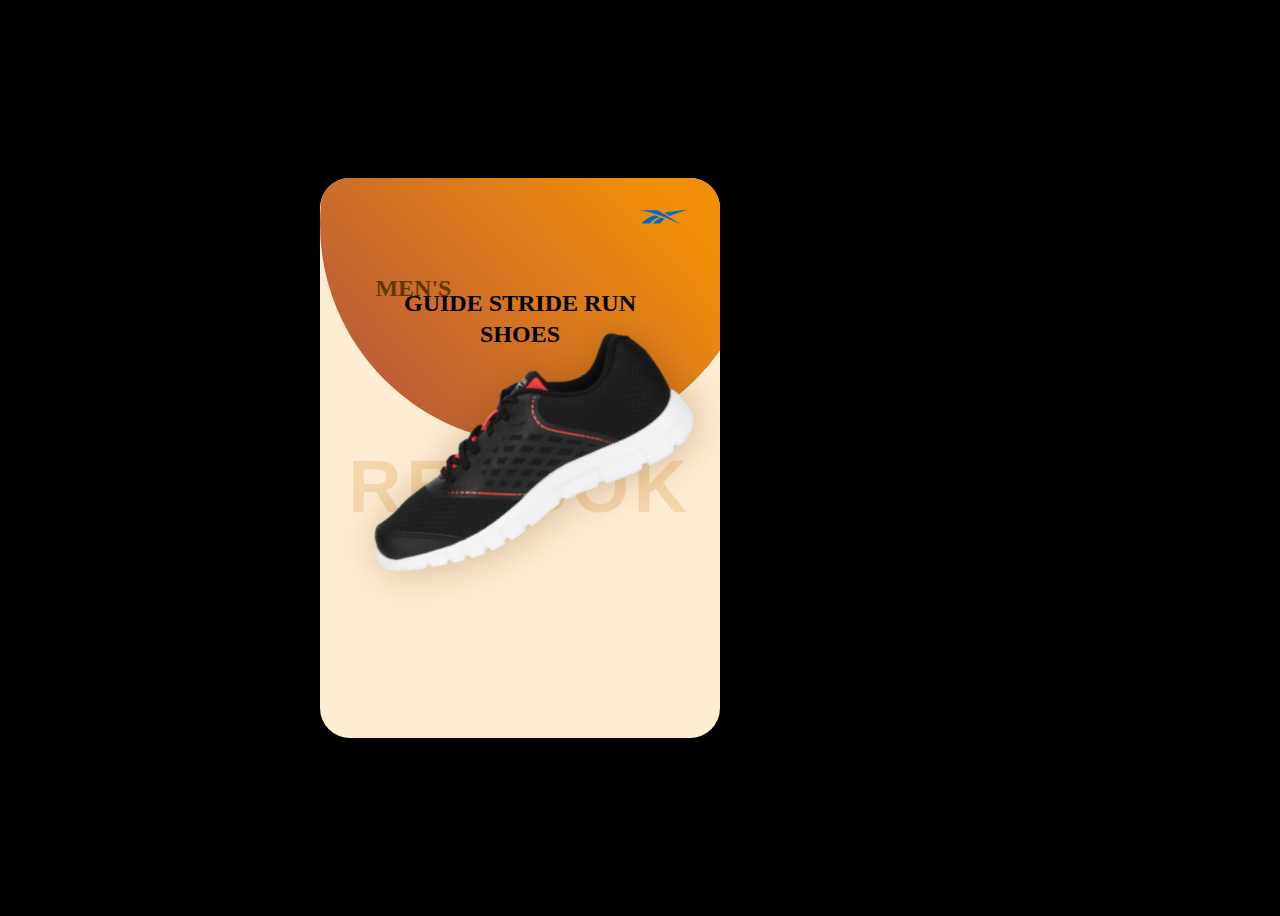
<file: cardLatest.html>
<!DOCTYPE html>
<html lang="en">
<head>
    <meta charset="UTF-8">
    <meta http-equiv="X-UA-Compatible" content="IE=edge">
    <meta name="viewport" content="width=device-width, initial-scale=1.0">
    <link rel="stylesheet" href="/css/cardLatest copy.css">
    <title>Document</title>
</head>
<body>
    <div class="card_main">
        <div class="card">
            <h1>REEBOK</h1>
            <div class="cardDesign"></div>
            <img src="/img/Reebok.svg" alt="" class="logo">
            <p>MEN'S</p>
            <h3>GUIDE STRIDE RUN SHOES</h3>
            <img src="/img/LatestShoe1.png" alt="" class="shoe">
            <div class="details">
                <h5 title="Price" class="price">₹1,516</h5>
                <div class="colors">
                    <div></div>
                    <div></div>
                    <div></div>
                </div>
                <div class="button">
                    <button>
                        BUY NOW
                    </button>
                    <button>
                        ADD TO CART
                    </button>
                </div>
            </div>
        </div>
    </div>
</body>
</html>
</file>
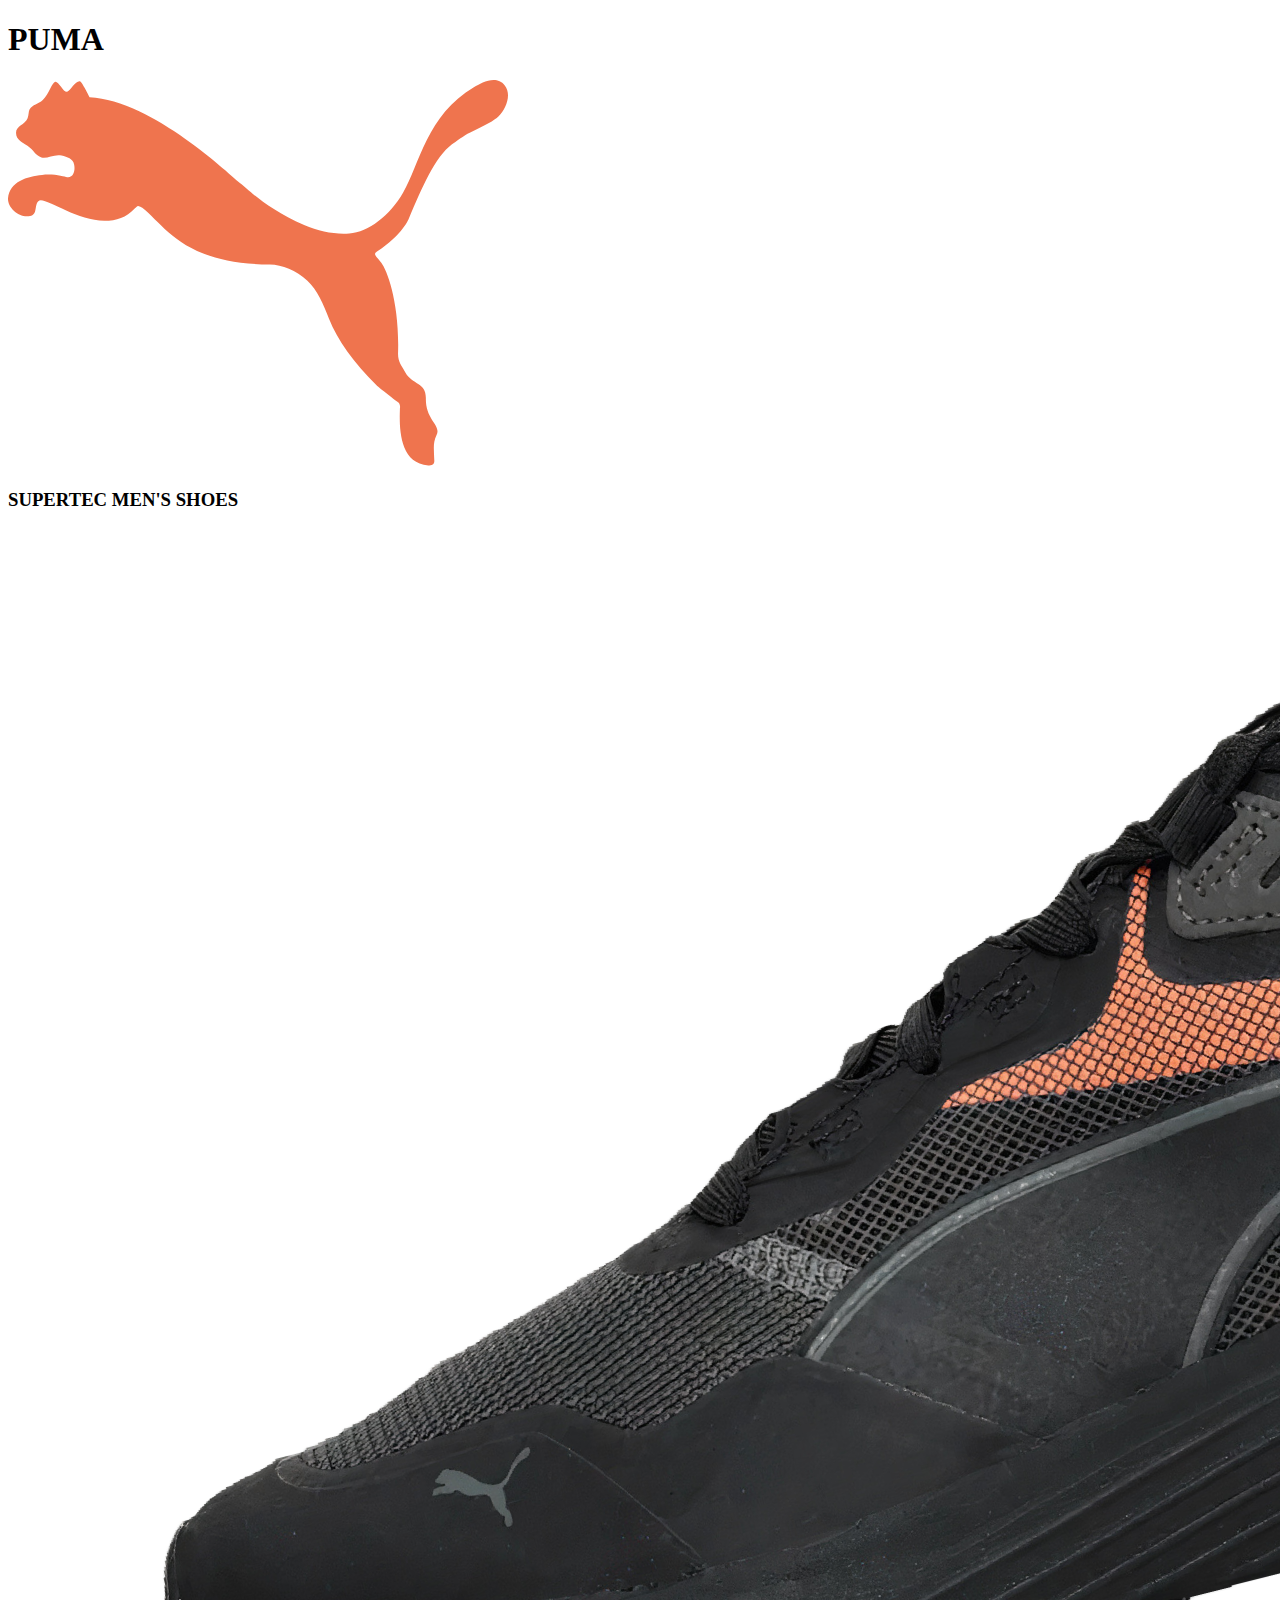
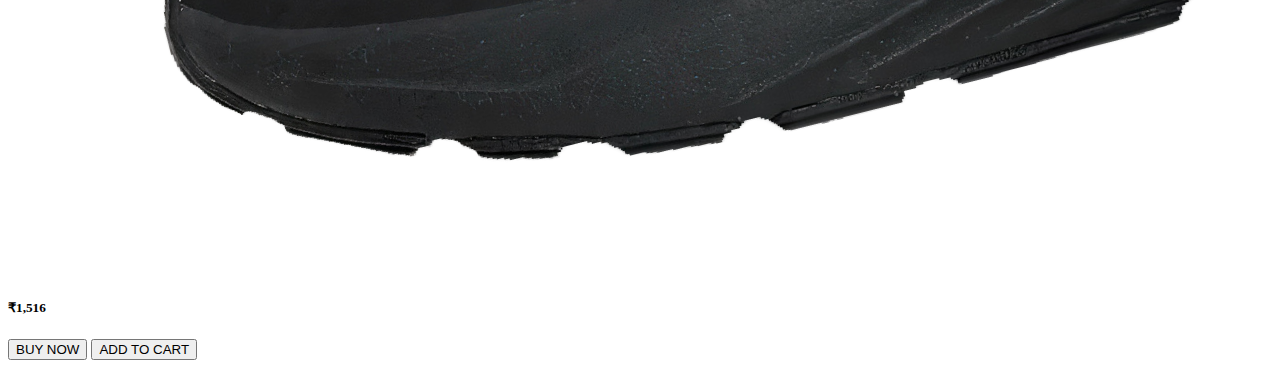
<file: CardPopular.html>
<!DOCTYPE html>
<html lang="en">
<head>
    <meta charset="UTF-8">
    <meta http-equiv="X-UA-Compatible" content="IE=edge">
    <meta name="viewport" content="width=device-width, initial-scale=1.0">
    <link rel="stylesheet" href="/css/card.css">
    <title>Document</title>
</head>
<body>
    <div class="container">
        <div class="card">
            <h1>PUMA</h1>
            <div class="cardDesign"></div>
            <img src="/img/Puma.svg" alt="" class="logo">
            <h3>SUPERTEC MEN'S SHOES</h3>
            <img src="/img/PopularShoe4.png" alt="" class="shoe">
            <div class="details">
                <h5 class="price">₹1,516</h5>
                <div class="colors">
                    <div></div>
                    <div></div>
                    <div></div>
                    <div></div>
                </div>
                <div class="button">
                    <button>
                        BUY NOW
                    </button>
                    <button>
                        ADD TO CART
                    </button>
                </div>
            </div>
        </div>
    </div>
</body>
</html>
</file>
<file: css/cardLatest copy.css>
body{
    background-color: #000;
}

.card_main{
    position: relative;
    width: 80vw;
    height: 100vh;
    display: flex;
    justify-content: space-evenly;
    align-items: center;
    flex-wrap: wrap;
}

.card_main .card{
    flex-basis: 2;
    position: relative; 
    display: flex; 
    justify-content: center;
    align-items: center;
      width: 25rem; 
    height: 35rem;
    background: rgb(255, 237, 211);
    border-radius: 30px;
      transition: .4s ease-in-out; 
    cursor: pointer;
    overflow: hidden;

}

 .card_main .card h1{
    margin: 0;
    position: absolute;
    top: 55%;
    left: 50%;
    -ms-transform: translate(-50%, -50%);
    transform: translate(-50%, -50%);
    font-family: 'Arial';
    font-style: normal;
    font-weight: 900;
    font-size: 4.6rem;
    line-height: 147px;
    text-align: center;
    letter-spacing: 0.065em;
    text-transform: uppercase;
    color: #cf760283;
    opacity: 0.38;
    transition: .4s ease-in-out;
} 

.card_main .card .cardDesign{
    width: 27.5rem;
    height: 27.5rem;
    background: linear-gradient(227.34deg, #F28F08 32.19%, #BD5F36 85.94%);
    position: absolute;
    border-radius: 50%;
    top: -31%;
    right: -2.5rem;
    z-index: 1;
    transition: .4s ease-in-out;

}

 .card_main .card .logo{
    position: absolute;
    width: 3rem;
    top: 2rem;
    right: 2rem;
    z-index: 1;
    transition: .3s ease-in-out;
    transition-delay: .05s;
} 

.card_main .card p{
    position: absolute;
    display: flex;
    justify-content: center;
    align-items: center;
    height: 5rem;
    width: 5rem;
    border-radius: 50%;
    top: .6rem;
     left: 13.37%;
    right: 13.37%;
    top: 5.42%; 
    font-family: 'Poppins';
    font-style: normal;
    font-weight: 700;
    font-size: 24px;
    line-height: 130%;
    text-align: center;
    text-transform: uppercase;
    color: #633800;
    transform: translateY(1rem);
    z-index: 1;
    transition: all .3s ease-in-out;
}

.card_main .card h3{
    position: absolute;
    left: 13.37%;
    right: 13.37%;
    top: 12.42%;
    font-family: 'Poppins';
    font-style: normal;
    font-weight: 700;
    font-size: 24px;
    line-height: 130%;
    text-align: center;
    text-transform: uppercase;
    color: #000000;
    transform: translateY(1rem);
    z-index: 1;
    transition: .3s ease-in-out;
}

.card_main .card .shoe{
    width: 25rem;
    position: absolute;
    margin: 0;
    top: 50%;
    left: 50%;
    -ms-transform: translate(-50%, -50%);
    transform: translate(-50%, -50%) rotate(-14.08deg);
    filter: drop-shadow(2px 2px 20px #6338004f );
    z-index: 2;
    transition: .3s ease-in-out;
     /* visibility: hidden;  */
}

.card_main .card .details{
    display: flex;
    justify-content: center;
    align-items: center;
    flex-direction: column;
    transform: translateY(9rem) scale(0.0001);
    transition: .3s ease-in-out;
    transition-delay: .02s ;
    z-index: 2;
    /* border: 1px solid #000; */
}

.card_main .card .details .price{
    font-family: 'Arial';
    font-style: normal;
    font-weight: 700;
    font-size: 28px;
    line-height: 32px;
    text-align: center;
    letter-spacing: 0.065em;
    text-transform: uppercase;
    color: #221800;
    transition: .3s ease-in-out;
    transition-delay: .025s ;
    /* border: 1px solid #000; */
}

.card_main .card .details .colors{
    display: flex;
    justify-content: space-evenly;
    align-items: center;
    transition: .3s ease-in-out;
    transition-delay: .03s ;
    /* border: 1px solid #000; */
}

.card_main .card .details .colors div:nth-of-type(1){
    height: 21.907316207885742px;
    width: 21.880359649658203px;
    border-radius: 50rem;
    background: #393647;
    box-shadow: 3px 4px 7px rgba(0, 0, 0, 0.18);
    margin-right: 1rem;
    margin-top: 1rem;
    cursor: pointer;
    transition: .2s ease-in-out;
    
}
.card_main .card .details .colors div:nth-of-type(2){
    height: 21.907316207885742px;
    width: 21.880359649658203px;
    border-radius: 50rem;
    background: #FFFFFF;
    box-shadow: 3px 4px 7px rgba(0, 0, 0, 0.18);
    margin-right: 1rem;
    margin-top: 1rem;
    cursor: pointer;
    transition: .2s ease-in-out;
    
}
.card_main .card .details .colors div:nth-of-type(3){
    height: 21.907316207885742px;
    width: 21.880359649658203px;
    border-radius: 50rem;
    background: #1E1E1E;
    box-shadow: 3px 4px 7px rgba(0, 0, 0, 0.18);
    margin-top: 1rem;
    cursor: pointer;
    transition: .2s ease-in-out;
    
}

.card_main .card .details .button{
    display: flex;
    justify-content: space-evenly;
    margin-top: 2rem;
    transition: .3s ease-in-out;
    transition-delay: .035s ;
}

.card_main .card .details .button button{
    height: 54.36px;
    width: 147.49px;
    background: #fff;
    box-shadow: 2px 4px 14px rgba(0, 0, 0, 0.25);
    border-radius: 20px;
    border: none;

    font-family: 'Arial';
    font-style: normal;
    font-weight: 800;
    font-size: .9rem;
    line-height: 16px;
    text-align: center;
    letter-spacing: 0.065em;
    text-transform: uppercase;
    color: #cf7702;
}

.card_main .card .details .button button:nth-of-type(1){
    margin-right: 2rem;
    display: flex;
    justify-content: center;
    align-items: center;
    position: relative;
    transition: .2s ease-in-out;
}

.card_main .card .details .button button:nth-of-type(1)::after{
    content: '';
    position: absolute;
    width: 99%;
    height: 99%;
    border: 1.5px solid #fff;
    border-radius: 22px;
    transition: .2s ease-in-out;
}
.card_main  .card .details .button button:nth-of-type(2){
    background: none;
    outline: 2px solid #fff;
    background: none;
    color: #fff;
    border: none;
    padding: 0;
    cursor: pointer;
    transition: 0.3s ;
    z-index: 1;
}

.card_main .card .details .button button:nth-of-type(2):focus ,
.card_main .card .details .button button:nth-of-type(2):active,
.card_main .card .details .button button:nth-of-type(1):active,
.card_main .card .details .button button:nth-of-type(1):focus
{
    border: none;
    outline: none;
}
.card_main .card .details .button button:nth-of-type(2):active{
    border: 2px solid #fff;
}
.card_main .card .details .button button:nth-of-type(2):hover{
    box-shadow: 1px 1px 20px #fff;
}

.card_main .card .details .button button:nth-of-type(1):hover{
    transform: translate(-.5rem, -.5rem);
    cursor: pointer;
}

.card_main .card .details .button button:nth-of-type(1):hover::after{
    transform: translate(.7rem, .7rem);
}

.card_main .card .details .button button:nth-of-type(1):active{
    transform: initial;
    
}

.card_main .card .details .button button:nth-of-type(1):active::after{
    transform: initial;

}

.card_main .card:hover{
    transform: scale(1.2);
}

.card_main .card:hover .cardDesign{
    /* width: 70rem;
    height: 70rem; */
    transform: scale(200%) translateY(7rem);
    transform-origin: center;

}

.card_main .card:hover p{
    /* transform: scale(0.001); */
    background: rgb(245, 203, 19);
    filter: blur(5px);
    color: #000;
    width: fit-content;
    height: 3rem;
    width: 3rem;
    font-size:small ;
    border-radius: 50%;
    text-align: center;
    transform: translate(-10rem);
}

.card_main .card:hover h3{
/* visibility: hidden; */
/* display: none; */
transform: translateY(-1.5rem);
}

/* .card:hover .logo{
width: 3.5rem;
} */

.card_main .card:hover .shoe{
width: 20rem;
top: 15rem;
filter: drop-shadow(2px 2px 20px  rgba(122, 57, 0, 0.738));
}

.card_main .card:hover .shoe{
/* transform-origin: right; */
transform: translate(-50%, -50%) rotate(5.08deg) scale(1.1) ;

}

.card_main .card:hover .details{
visibility: visible;
transform: translateY(9rem);
}

.card_main .card .details .colors div:hover{
transform: scale(1.5);
animation: myAnim .5s ease-in-out 0s infinite alternate forwards;
}
@keyframes myAnim {
0% {
    transform: scale(1);
}

100% {
    transform: scale(1.5);
}
}
</file>
<file: css/card.css>
.card_main{
    width: 100vw;
    height: fit-content;
    display: flex;
    justify-content: space-evenly;
    align-items: center;
    flex-wrap: wrap;
    flex-shrink: unset;
    padding: 0rem 3rem;
    /* border: 1px solid #fff; */
}

.card_main .card{
    position: relative;
    display: flex;
    justify-content: center;
    align-items: center;
    width: 14.6rem;
    height: 20.81rem;
    background: linear-gradient(180deg, #EF744E 0%, #C25938 100%);
    border-radius: 20px;
    overflow: hidden;
    transition: .4s ease-in-out;
    cursor: pointer;
    margin-right: 3rem;
    margin-bottom: 3rem;
}

.card_main .card h1{
    margin: 0;
    position: absolute;
    top: 50%;
    left: 50%;
    -ms-transform: translate(-50%, -50%);
    transform: translate(-50%, -50%);
    font-family: 'Arial';
    font-style: normal;
    font-weight: 900;
    font-size: 4.5rem;
    /* line-height: 147px; */
    text-align: center;
    letter-spacing: 0.065em;
    text-transform: uppercase;
    color: rgba(0, 0, 0, 0.43);
    opacity: 0.38;
    transition: .4s ease-in-out;
}

.card_main .card .cardDesign{
    position: absolute;
    height: 30.7625rem;
    width: 20.26875rem;
    border-radius: 0px;
    left: 20%;
    top: -50%;
    background: rgb(255, 255, 255);
    z-index: 1;
    transition: .3s ease-in-out;
    
}

.popular .card_main .card .cardDesign{
    transform: matrix(-0.64, 0.66, -0.91,   -0.62, 0, 0);

}

.card_main .card .logo{
    position: absolute;
    width: 2.4rem;
    top: .7rem;
    left: 1.2rem;
    z-index: 1;
    transition: .3s ease-in-out;
    transition-delay: .05s;
}

.card_main .card h3{
    position: absolute;
    left: 13.37%;
    right: 13.37%;
    top: 9.42%;
    font-family: 'Poppins';
    font-style: normal;
    font-weight: 700;
    font-size: 1.2rem ;
    /* 1.2rem */
    /* line-height: 130%; */
    text-align: center;
    text-transform: uppercase;
    color: #000000;
    transform: translateY(1rem);
    z-index: 1;
    transition: .3s ease-in-out;
}

.card_main .card .shoe{
    width: 15.5rem;
    position: absolute;
    margin: 0;
    top: 57%;
    left: 50%;
    -ms-transform: translate(-55%, -50%);
    transform: translate(-55%, -50%) rotate(-14.08deg);
    z-index: 2;
    transition: .3s ease-in-out;
    /* visibility: hidden; */
}

.card_main .card .details{
    display: flex;
    justify-content: center;
    align-items: center;
    flex-direction: column;
    transform: translateY(5rem) scale(0.00001);
    transition: .3s ease-in-out;
    transition-delay: .02s ;
}

.card_main .card .details .price{
    font-family: 'Arial';
    font-style: normal;
    font-weight: 700;
    font-size: 1.3rem;
    text-align: center;
    letter-spacing: 0.065em;
    text-transform: uppercase;
    color: #221800;
    transition: .3s ease-in-out;
    transition-delay: .025s ;
}

.card_main .card .details .colors{
    display: flex;
    justify-content: space-evenly;
    flex-direction: row;
    align-items: center;
    transition: .3s ease-in-out;
    margin-top: .5rem;
}

.card_main .card .details .colors div{
    height: 16.907316207885742px;
    width: 16.880359649658203px;
    border-radius: 50rem;
    box-shadow: 3px 4px 7px rgba(0, 0, 0, 0.18);
    margin-right: .8rem;
    cursor: pointer;
    transition: .3s ease-in-out;    
}

.card_main .card .details .colors div:nth-of-type(1){
    background: #393647;
}
.card_main .card .details .colors div:nth-of-type(2){
    background: #FFFFFF;
}
.card_main .card .details .colors div:nth-of-type(3){
    background: #1E1E1E;
}
.card_main .card .details .colors div:nth-of-type(4){
    background: #C90E29;
    margin-right: 0;    
}

.card_main .card .details .button{
    display: flex;
    justify-content: space-evenly;
    margin-top: .7rem;
    transition: .3s ease-in-out;
    transition-delay: .035s ;
}

.card_main .card .details .button button{
    height: 2.6rem;
    width: 6.1rem;
    background: #ECECEC;
    box-shadow: 2px 4px 14px rgba(0, 0, 0, 0.25);
    border-radius: 13px;
    border: none;
    font-family: 'Arial';
    font-style: normal;
    font-weight:600;
    font-size: .7rem;
    /* line-height: 16px; */
    text-align: center;
    letter-spacing: 0.065em;
    text-transform: uppercase;
    color: #c9680e;
}

.card_main .card .details .button button:nth-of-type(1){
    margin-right: 1rem;
    display: flex;
    justify-content: center;
    align-items: center;
    position: relative;
    font-weight: 800;
    transition: .15s ease-in-out;
}

.card_main .card .details .button button:nth-of-type(1)::after{
    content: '';
    position: absolute;
    width: 95%;
    height: 95%;
    border: 1.5px solid #fff;
    border-radius: 13px;
    transition: .2s ease-in-out;
}

.card_main .card .details .button button:nth-of-type(2){
    background: none;
    border: 1.8px solid #fff;
    background: none;
    color: #fff;
    padding: 0 .5rem;
    outline: none;
    cursor: pointer;
    transition: 0.3s ;
    z-index: 1;
}


.card_main .card .details .button button:nth-of-type(2):focus ,
.card_main .card .details .button button:nth-of-type(2):active,
.card_main .card .details .button button:nth-of-type(1):active,
.card_main .card .details .button button:nth-of-type(1):focus
{
    border: none;
    outline: none;
}

.card_main .card .details .button button:nth-of-type(1):hover{
    transform: translate(-.2rem, -.2rem);
    cursor: pointer;
}

.card_main .card .details .button button:nth-of-type(1):hover::after{
    transform: translate(.3rem, .3rem);
}

.card_main .card .details .button button:nth-of-type(1):active{
    transform: initial;
}

.card_main .card .details .button button:nth-of-type(1):active::after{
    transform: initial;
}

.card_main .card .details .button button:nth-of-type(2):focus{
    outline: none;
    border: 1px solid #fff;
}
.card_main .card .details .button button:nth-of-type(2):hover{
    box-shadow: inset 1px 1px 10px rgba(255, 255, 255, 0.562);
}

.card_main .card:hover{
    transform: scale(1.12);
}

.card_main .card:hover .cardDesign{
    left: 99%;
    top: -67%;
}

.card_main .card:hover h3{
    /* visibility: hidden; */
    /* display: none; */
    transform: translateY(1rem) scale(0.8);
    letter-spacing: 2px;
    color: #fff;
}

.popular .card_main .card:hover .logo{
    transform: translateX(10rem) translateY(-.2rem);
    width: 2.8rem;
}

.card_main .card:hover .shoe{
    width: 11rem;
    top: 46%;
    filter: drop-shadow(2px 2px 20px rgba(0, 0, 0, 0.418));
    transform: translate(-50%, -50%) rotate(5.08deg) ;
}

.card_main .card:hover .details{ 
    visibility: visible;
    transform: translateY(6.2rem);
} 

.card_main .card .details .colors div:hover{
    transform: scale(1.5);
}


/* **************For Popular Cards***************** */

/* -----CARD 1------ */

.popular .card_main .card:nth-of-type(1){
    background: linear-gradient(180deg, #FF6262 0%, #CE2B38 100%);
}
.popular .card_main .card:nth-of-type(1) .logo{
    fill: #BF3540;
}
.popular .card_main .card:nth-of-type(1) .details .price{
    color: #fff;
    font-weight: 500;
}
.popular .card_main .card:nth-of-type(1) .details .button button:nth-of-type(1){
    color: #CE2B38;
}
.popular .card_main .card:nth-of-type(1) .details .colors div:nth-of-type(1){
    background: #fff;
}
.popular .card_main .card:nth-of-type(1) .details .colors div:nth-of-type(2){
    background: #000;
}
.popular .card_main .card:nth-of-type(1) .details .colors div:nth-of-type(3){
    background: #303988;
}
.popular .card_main .card:nth-of-type(1) .details .colors div:nth-of-type(4){
    background: #B4B4B4;
}

/* ------CARD 2 ------  */

.popular .card_main .card:nth-of-type(2){
    background: linear-gradient(180deg, #4692D5 0%, #2D3CBF 100%);
}
.popular .card_main .card:nth-of-type(2) .logo{
    fill: #006AC7;
}
.popular .card_main .card:nth-of-type(2) h1{
    font-size: 2.8rem;
}
.popular .card_main .card:nth-of-type(2) .details .price{
    color: #fff;
    font-weight: 500;
}
.popular .card_main .card:nth-of-type(2) .details .button button:nth-of-type(1){
    color: #1E2394;
}
.popular .card_main .card:nth-of-type(2) .details .colors div:nth-of-type(1){
    background: #534D39;
}
.popular .card_main .card:nth-of-type(2) .details .colors div:nth-of-type(2){
    background: #000000;
}
.popular .card_main .card:nth-of-type(2) .details .colors div:nth-of-type(3){
    background: #737677;
}
.popular .card_main .card:nth-of-type(2) .details .colors div:nth-of-type(4){
    background: #0063B9;
}

/* ------CARD 3 ------  */

.popular .card_main .card:nth-of-type(3){
    background: linear-gradient(180deg, #82F23B 0%, #3BF26E 100%);
}
.popular .card_main .card:nth-of-type(3) .logo{
    fill: #44AE00;
}
.popular .card_main .card:nth-of-type(3) h1{
    font-size: 3rem;
}
.popular .card_main .card:nth-of-type(3):hover h3{
    color: #006B0D;
}
.popular .card_main .card:nth-of-type(3) .details .price{
    color: #013b09;
    font-weight: 600;
}
.popular .card_main .card:nth-of-type(3) .details .button button:nth-of-type(1){
    color: #013b09;
}
.popular .card_main .card:nth-of-type(3) .details .button button:nth-of-type(2){
    border: 1.8px solid #000;
    color: #000;
}
.popular .card_main .card:nth-of-type(3) .details .colors div:nth-of-type(1){
    background: #FF5F47;
}
.popular .card_main .card:nth-of-type(3) .details .colors div:nth-of-type(2){
    background: #FFFFFF;
}
.popular .card_main .card:nth-of-type(3) .details .colors div:nth-of-type(3){
    background: #000000;
}
.popular .card_main .card:nth-of-type(3) .details .colors div:nth-of-type(4){
    background: #564F91;
}

/* ------CARD 4 ------  */

.popular .card_main .card:nth-of-type(4) .logo{
    fill: #EF744E;
}
.popular .card_main .card:nth-of-type(4) h1{
    font-size: 3.8rem;
}

/* ------CARD 5 ------  */

.popular .card_main .card:nth-of-type(5){
    background: linear-gradient(180deg, #F39008 0%, #BC5F37 100%);
}
.popular .card_main .card:nth-of-type(5) .logo{
    fill: #F39008;
}
/* .popular .card_main .card:nth-of-type(5) h1{
    font-size: 3rem;
} */
/* .popular .card_main .card:nth-of-type(5):hover h3{
    color: #006B0D;
} */
.popular .card_main .card:nth-of-type(5) .details .price{
    color: #181818;
    font-weight: 600;
}
.popular .card_main .card:nth-of-type(5) .details .button button:nth-of-type(1){
    color: #9D5B00;
}
/* .popular .card_main .card:nth-of-type(5) .details .button button:nth-of-type(2){
    border: 1.8px solid #000;
    color: #000;
} */
.popular .card_main .card:nth-of-type(5) .details .colors div:nth-of-type(1){
    background: #262521;
}
.popular .card_main .card:nth-of-type(5) .details .colors div:nth-of-type(2){
    background: #FFFFFF;
}
.popular .card_main .card:nth-of-type(5) .details .colors div:nth-of-type(3){
    background: #B42E41;
}
.popular .card_main .card:nth-of-type(5) .details .colors div:nth-of-type(4){
    background: #FCBA4F;
}

/* ------CARD 6 ------  */

.popular .card_main .card:nth-of-type(6){
    background: linear-gradient(180deg, #A9A9A9 26.86%, #5C5C5C 100%);
}
/* .popular .card_main .card:nth-of-type(6) .logo{
    fill: #F39008;
} */
/* .popular .card_main .card:nth-of-type(6) h1{
    font-size: 3rem;
} */
/* .popular .card_main .card:nth-of-type(6):hover h3{
    color: #006B0D;
} */
.popular .card_main .card:nth-of-type(6) .details .price{
    color: #161616;
    font-weight: 600;
}
.popular .card_main .card:nth-of-type(6) .details .button button:nth-of-type(1){
    color: #141414;
}
/* .popular .card_main .card:nth-of-type(6) .details .button button:nth-of-type(2){
    border: 1.8px solid #000;
    color: #000;
} */
.popular .card_main .card:nth-of-type(6) .details .colors div:nth-of-type(1){
    background: #945204;
}
.popular .card_main .card:nth-of-type(6) .details .colors div:nth-of-type(2){
    background: #FFFFFF;
}
.popular .card_main .card:nth-of-type(6) .details .colors div:nth-of-type(3){
    background: #B42E41;
}
.popular .card_main .card:nth-of-type(6) .details .colors div:nth-of-type(4){
    background: #724FFC;
}

/* ------CARD 7 ------  */

.popular .card_main .card:nth-of-type(7){
    background: linear-gradient(180deg, #6176C4 36.77%, #3650B1 100%);
}
.popular .card_main .card:nth-of-type(7) .logo{
    fill: #30407C;
}
.popular .card_main .card:nth-of-type(7) h1{
    font-size: 2.8rem;
}
.popular .card_main .card:nth-of-type(7):hover h3{
    transform: translateY(-.05rem) scale(0.8);
}
.popular .card_main .card:nth-of-type(7) .details .price{
    color: #000F45;
    font-weight: 600;
}
.popular .card_main .card:nth-of-type(7) .details .button button:nth-of-type(1){
    color: #132771;
}
.popular .card_main .card:nth-of-type(7) .details .colors div:nth-of-type(1){
    background: #041B94;
}
.popular .card_main .card:nth-of-type(7) .details .colors div:nth-of-type(2){
    background: #fff;
}
.popular .card_main .card:nth-of-type(7) .details .colors div:nth-of-type(3){
    background: #222B34;
}
.popular .card_main .card:nth-of-type(7) .details .colors div:nth-of-type(4){
    background: #14234E;
}

/* ------CARD 8 ------  */

.popular .card_main .card:nth-of-type(8){
    background: linear-gradient(180deg, #FF7585 13.43%, #D13F6B 104.41%);
}
.popular .card_main .card:nth-of-type(8) .logo{
    fill: #982A38;
}
.popular .card_main .card:nth-of-type(8) h1{
    font-size: 3rem;
}
/* .popular .card_main .card:nth-of-type(8):hover h3{
    color: #006B0D;
} */
.popular .card_main .card:nth-of-type(8) .details .price{
    color: #180006;
    font-weight: 600;
}
.popular .card_main .card:nth-of-type(8) .details .button button:nth-of-type(1){
    color: #750622;
}
.popular .card_main .card:nth-of-type(8) .details .colors div:nth-of-type(1){
    background: #750622;
}
.popular .card_main .card:nth-of-type(8) .details .colors div:nth-of-type(2){
    background: #72A5E0;
}
.popular .card_main .card:nth-of-type(8) .details .colors div:nth-of-type(3){
    background: #93948B;
}
.popular .card_main .card:nth-of-type(8) .details .colors div:nth-of-type(4){
    background: #462E5B;
}
</file>
